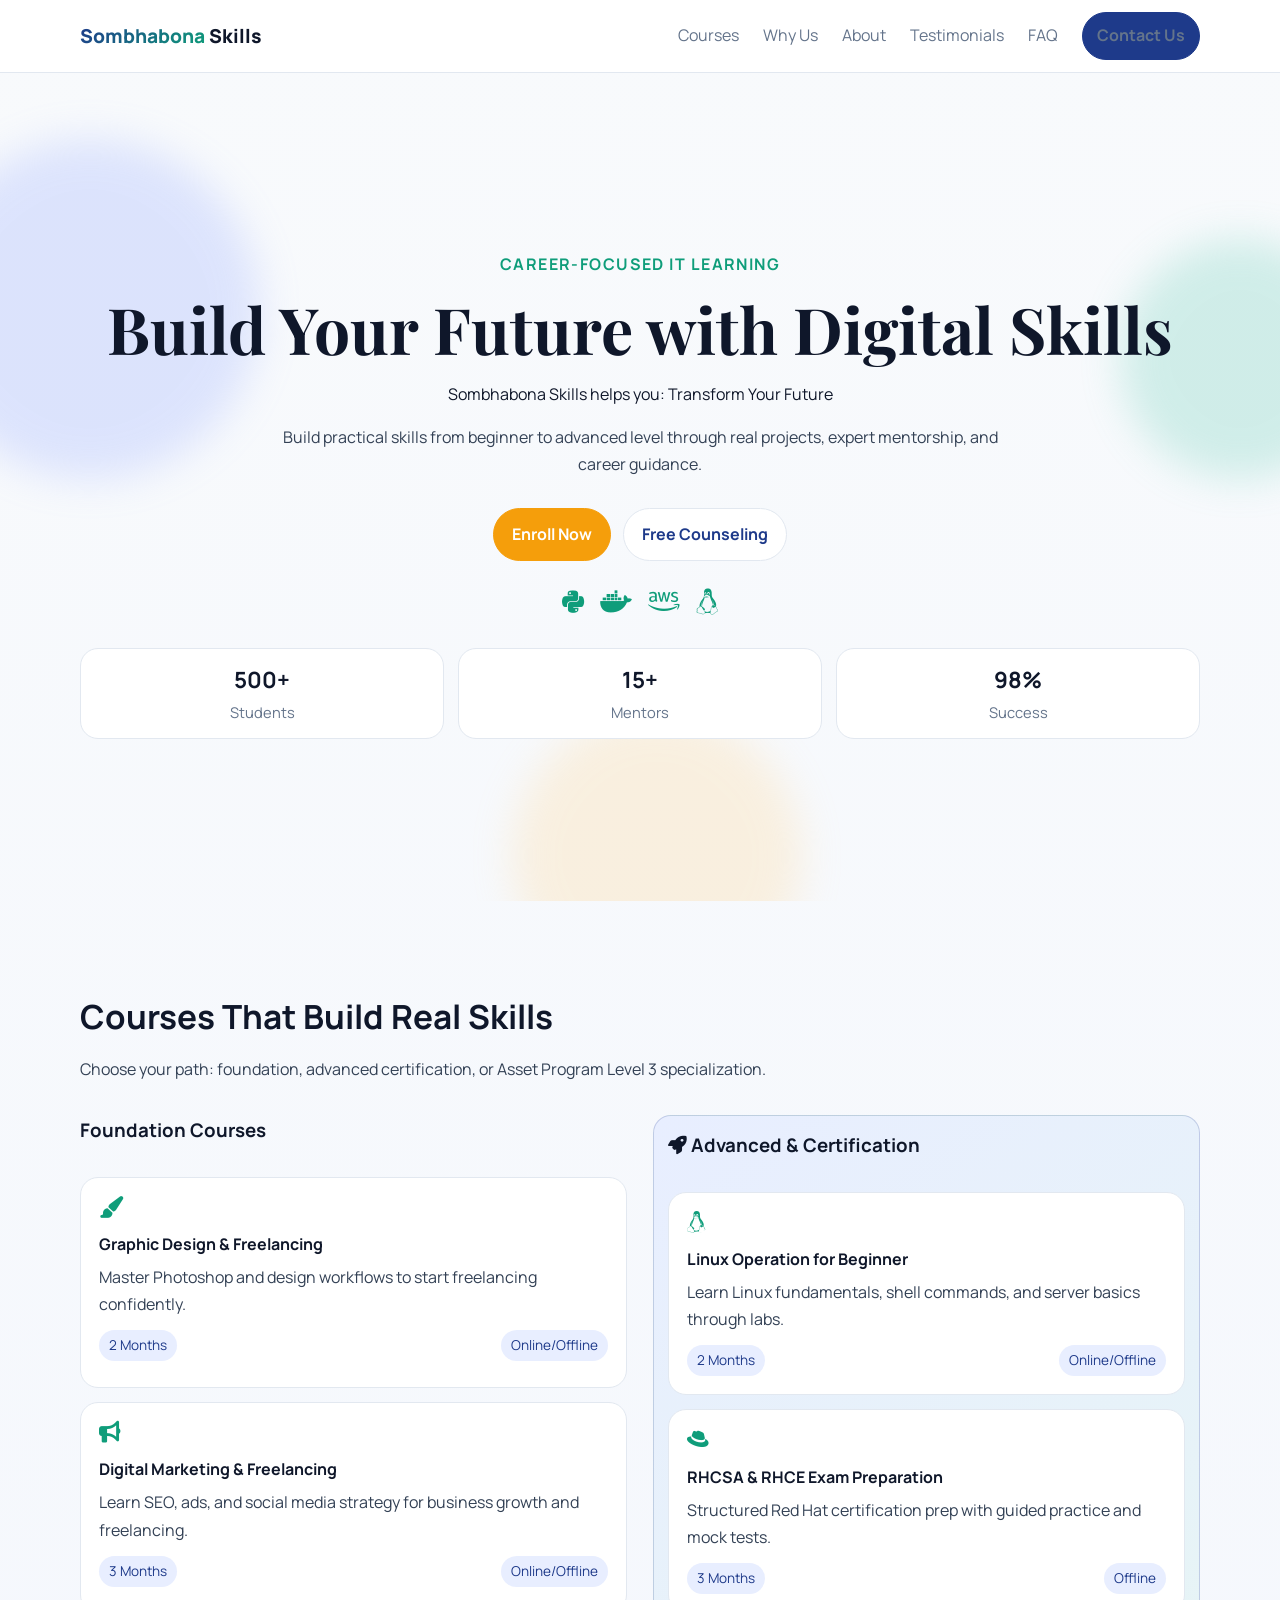
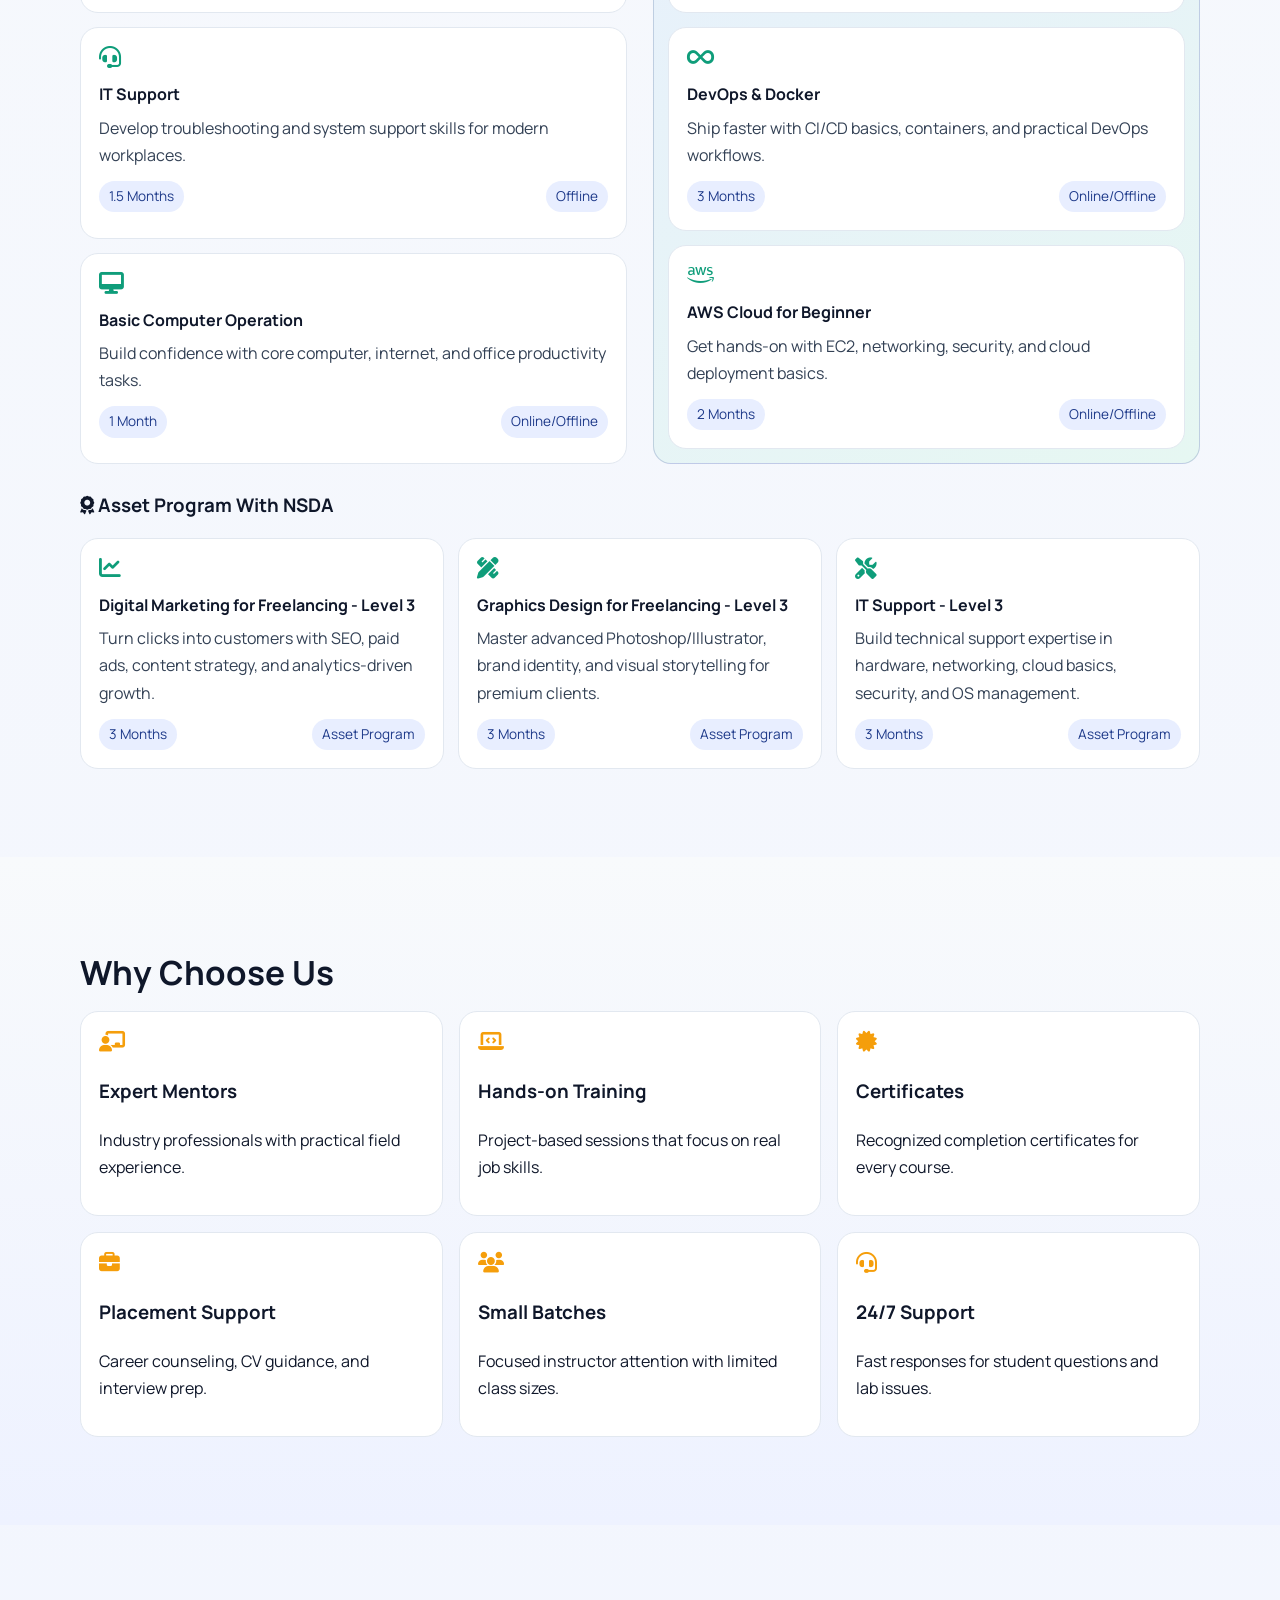
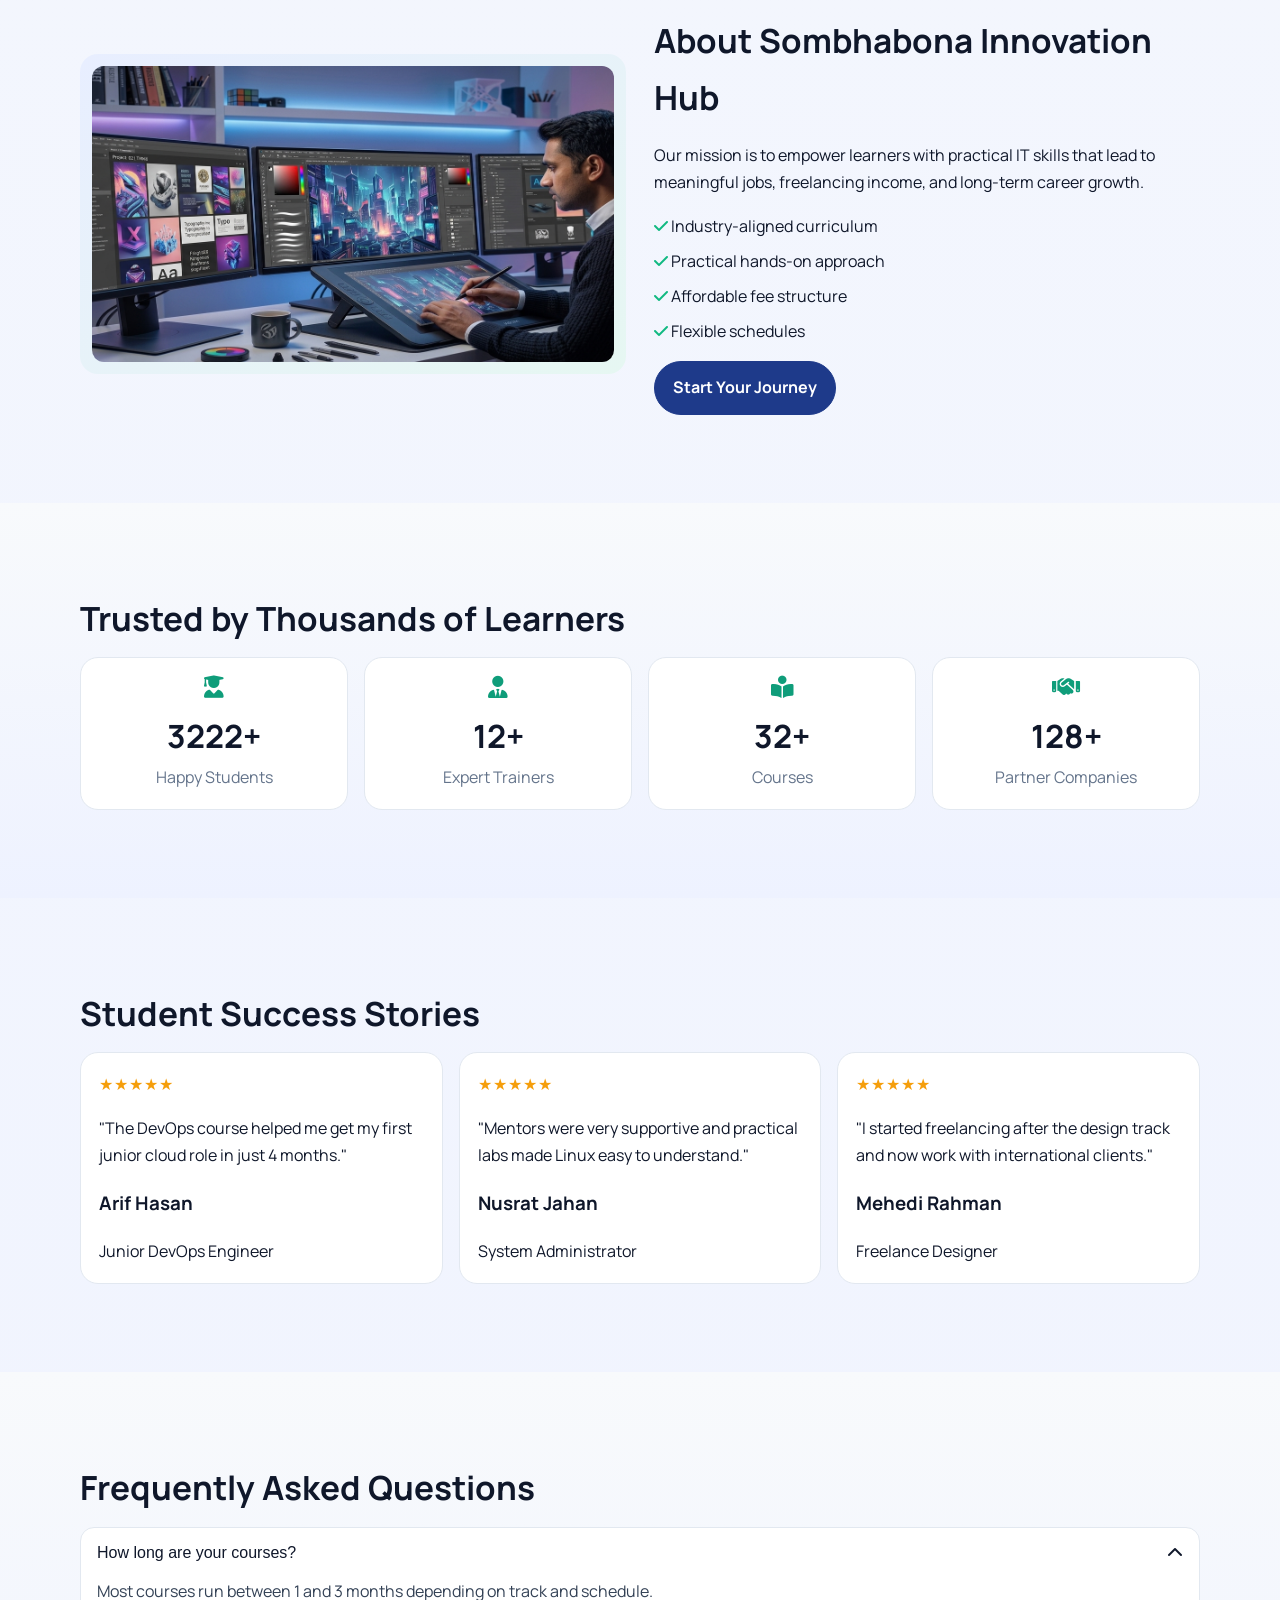
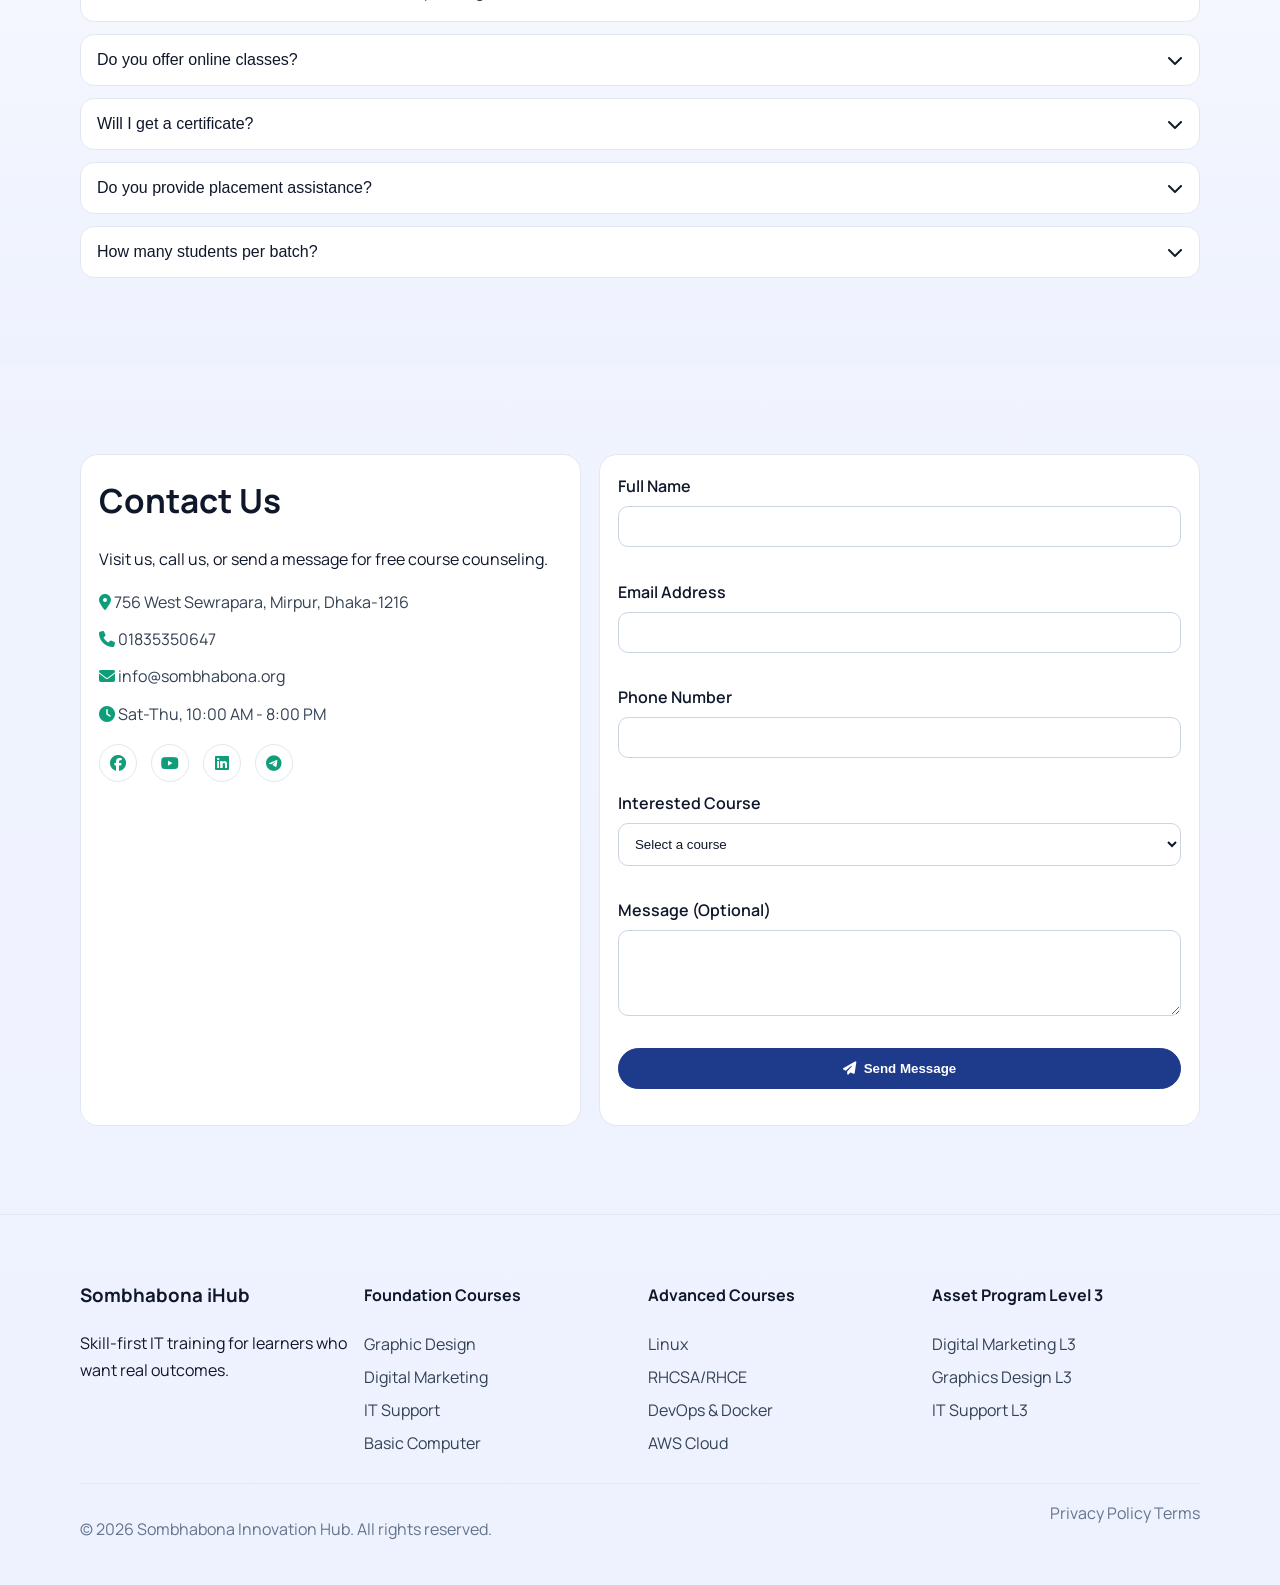
<file: index.html>
<!DOCTYPE html>
<html lang="en">
  <head>
    <meta charset="UTF-8" />
    <meta name="viewport" content="width=device-width, initial-scale=1.0" />
    <title>Sombhabona Skills</title>
    <meta
      name="description"
      content="Sombhabona Innovation Hub offers foundation and advanced IT training courses with hands-on mentorship, certificates, and career support."
    />
    <meta
      name="keywords"
      content="IT training, devops course, docker course, linux, RHCSA, RHCE, AWS beginner, digital marketing, graphic design"
    />
    <meta property="og:title" content="Sombhabona Innovation Hub" />
    <meta
      property="og:description"
      content="Master in-demand IT skills with practical training and expert mentors."
    />
    <meta property="og:type" content="website" />
    <link rel="preconnect" href="https://fonts.googleapis.com" />
    <link rel="preconnect" href="https://fonts.gstatic.com" crossorigin />
    <link
      href="https://fonts.googleapis.com/css2?family=Manrope:wght@400;500;600;700;800&family=Playfair+Display:wght@700&display=swap"
      rel="stylesheet"
    />
    <link
      rel="stylesheet"
      href="https://cdnjs.cloudflare.com/ajax/libs/font-awesome/6.5.2/css/all.min.css"
      referrerpolicy="no-referrer"
    />
    <link rel="stylesheet" href="styles.css" />
  </head>
  <body>
    <a class="skip-link" href="#main-content">Skip to content</a>

    <header class="site-header" id="top">
      <nav class="navbar container" aria-label="Main navigation">
        <a class="logo" href="#top">
          <span>Sombhabona</span> Skills
        </a>

        <button class="menu-toggle" aria-label="Open menu" aria-expanded="false" aria-controls="site-menu">
          <span></span><span></span><span></span>
        </button>

        <ul class="nav-links" id="site-menu">
          <li><a href="#courses">Courses</a></li>
          <li><a href="#features">Why Us</a></li>
          <li><a href="#about">About</a></li>
          <li><a href="#testimonials">Testimonials</a></li>
          <li><a href="#faq">FAQ</a></li>
          <li><a href="#contact" class="btn btn-small">Contact Us</a></li>
        </ul>
      </nav>
    </header>

    <main id="main-content">
      <section class="hero section">
        <div class="orb orb-a"></div>
        <div class="orb orb-b"></div>
        <div class="orb orb-c"></div>

        <div class="container hero-content reveal">
          <p class="eyebrow">Career-Focused IT Learning</p>
          <h1>Build Your Future with Digital Skills</h1>
          <p class="hero-rotator" aria-live="polite">
            <span class="rotator-label">Sombhabona Skills helps you:</span>
            <span class="rotating-text" id="heroRotatingText">Transform Your Future</span>
          </p>
          <p class="hero-text">
            Build practical skills from beginner to advanced level through real projects,
            expert mentorship, and career guidance.
          </p>

          <div class="hero-actions">
            <a href="#courses" class="btn btn-enroll">Enroll Now</a>
            <a href="#contact" class="btn btn-ghost">Free Counseling</a>
          </div>

          <div class="hero-icons" aria-hidden="true">
            <i class="fa-brands fa-python"></i>
            <i class="fa-brands fa-docker"></i>
            <i class="fa-brands fa-aws"></i>
            <i class="fa-brands fa-linux"></i>
          </div>

          <div class="stats-strip">
            <article><strong>500+</strong><span>Students</span></article>
            <article><strong>15+</strong><span>Mentors</span></article>
            <article><strong>98%</strong><span>Success</span></article>
          </div>
        </div>
      </section>

      <section id="courses" class="section">
        <div class="container reveal">
          <h2 class="section-title">Courses That Build Real Skills</h2>
          <p class="section-subtitle">Choose your path: foundation, advanced certification, or Asset Program Level 3 specialization.</p>

          <div class="course-grid">
            <div class="course-column">
              <h3>Foundation Courses</h3>

              <article class="course-card">
                <i class="fa-solid fa-paintbrush"></i>
                <h4>Graphic Design & Freelancing</h4>
                <p>Master Photoshop and design workflows to start freelancing confidently.</p>
                <div class="meta"><span>2 Months</span><span>Online/Offline</span></div>
              </article>

              <article class="course-card">
                <i class="fa-solid fa-bullhorn"></i>
                <h4>Digital Marketing & Freelancing</h4>
                <p>Learn SEO, ads, and social media strategy for business growth and freelancing.</p>
                <div class="meta"><span>3 Months</span><span>Online/Offline</span></div>
              </article>

              <article class="course-card">
                <i class="fa-solid fa-headset"></i>
                <h4>IT Support</h4>
                <p>Develop troubleshooting and system support skills for modern workplaces.</p>
                <div class="meta"><span>1.5 Months</span><span>Offline</span></div>
              </article>

              <article class="course-card">
                <i class="fa-solid fa-desktop"></i>
                <h4>Basic Computer Operation</h4>
                <p>Build confidence with core computer, internet, and office productivity tasks.</p>
                <div class="meta"><span>1 Month</span><span>Online/Offline</span></div>
              </article>
            </div>

            <div class="course-column premium">
              <h3><i class="fa-solid fa-rocket"></i> Advanced & Certification</h3>

              <article class="course-card">
                <i class="fa-brands fa-linux"></i>
                <h4>Linux Operation for Beginner</h4>
                <p>Learn Linux fundamentals, shell commands, and server basics through labs.</p>
                <div class="meta"><span>2 Months</span><span>Online/Offline</span></div>
              </article>

              <article class="course-card">
                <i class="fa-brands fa-redhat"></i>
                <h4>RHCSA & RHCE Exam Preparation</h4>
                <p>Structured Red Hat certification prep with guided practice and mock tests.</p>
                <div class="meta"><span>3 Months</span><span>Offline</span></div>
              </article>

              <article class="course-card">
                <i class="fa-solid fa-infinity"></i>
                <h4>DevOps & Docker</h4>
                <p>Ship faster with CI/CD basics, containers, and practical DevOps workflows.</p>
                <div class="meta"><span>3 Months</span><span>Online/Offline</span></div>
              </article>

              <article class="course-card">
                <i class="fa-brands fa-aws"></i>
                <h4>AWS Cloud for Beginner</h4>
                <p>Get hands-on with EC2, networking, security, and cloud deployment basics.</p>
                <div class="meta"><span>2 Months</span><span>Online/Offline</span></div>
              </article>
            </div>

            <div class="course-column asset-program">
              <h3><i class="fa-solid fa-award"></i> Asset Program With NSDA</h3>

              <div class="asset-courses">
                <article class="course-card">
                  <i class="fa-solid fa-chart-line"></i>
                  <h4>Digital Marketing for Freelancing - Level 3</h4>
                  <p>Turn clicks into customers with SEO, paid ads, content strategy, and analytics-driven growth.</p>
                  <div class="meta"><span>3 Months</span><span>Asset Program</span></div>
                </article>

                <article class="course-card">
                  <i class="fa-solid fa-pen-ruler"></i>
                  <h4>Graphics Design for Freelancing - Level 3</h4>
                  <p>Master advanced Photoshop/Illustrator, brand identity, and visual storytelling for premium clients.</p>
                  <div class="meta"><span>3 Months</span><span>Asset Program</span></div>
                </article>

                <article class="course-card">
                  <i class="fa-solid fa-screwdriver-wrench"></i>
                  <h4>IT Support - Level 3</h4>
                  <p>Build technical support expertise in hardware, networking, cloud basics, security, and OS management.</p>
                  <div class="meta"><span>3 Months</span><span>Asset Program</span></div>
                </article>
              </div>
            </div>
          </div>
        </div>
      </section>

      <section id="features" class="section section-alt">
        <div class="container reveal">
          <h2 class="section-title">Why Choose Us</h2>
          <div class="feature-grid">
            <article class="feature-card"><i class="fa-solid fa-chalkboard-user"></i><h3>Expert Mentors</h3><p>Industry professionals with practical field experience.</p></article>
            <article class="feature-card"><i class="fa-solid fa-laptop-code"></i><h3>Hands-on Training</h3><p>Project-based sessions that focus on real job skills.</p></article>
            <article class="feature-card"><i class="fa-solid fa-certificate"></i><h3>Certificates</h3><p>Recognized completion certificates for every course.</p></article>
            <article class="feature-card"><i class="fa-solid fa-briefcase"></i><h3>Placement Support</h3><p>Career counseling, CV guidance, and interview prep.</p></article>
            <article class="feature-card"><i class="fa-solid fa-users"></i><h3>Small Batches</h3><p>Focused instructor attention with limited class sizes.</p></article>
            <article class="feature-card"><i class="fa-solid fa-headset"></i><h3>24/7 Support</h3><p>Fast responses for student questions and lab issues.</p></article>
          </div>
        </div>
      </section>

      <section id="about" class="section">
        <div class="container about-grid reveal">
          <div class="about-media">
            <img src="graphic_pic.png" alt="Sombhabona Innovation Hub training" class="about-image" />
          </div>
          <div>
            <h2 class="section-title">About Sombhabona Innovation Hub</h2>
            <p>
              Our mission is to empower learners with practical IT skills that lead to
              meaningful jobs, freelancing income, and long-term career growth.
            </p>
            <ul class="checks">
              <li><i class="fa-solid fa-check"></i> Industry-aligned curriculum</li>
              <li><i class="fa-solid fa-check"></i> Practical hands-on approach</li>
              <li><i class="fa-solid fa-check"></i> Affordable fee structure</li>
              <li><i class="fa-solid fa-check"></i> Flexible schedules</li>
            </ul>
            <a href="#contact" class="btn">Start Your Journey</a>
          </div>
        </div>
      </section>

      <section class="section section-alt">
        <div class="container reveal">
          <h2 class="section-title">Trusted by Thousands of Learners</h2>
          <div class="counter-grid">
            <article><i class="fa-solid fa-user-graduate"></i><strong data-target="5000">0</strong><span>Happy Students</span></article>
            <article><i class="fa-solid fa-user-tie"></i><strong data-target="20">0</strong><span>Expert Trainers</span></article>
            <article><i class="fa-solid fa-book-open-reader"></i><strong data-target="50">0</strong><span>Courses</span></article>
            <article><i class="fa-solid fa-handshake"></i><strong data-target="200">0</strong><span>Partner Companies</span></article>
          </div>
        </div>
      </section>

      <section id="testimonials" class="section">
        <div class="container reveal">
          <h2 class="section-title">Student Success Stories</h2>
          <div class="testimonial-grid">
            <article class="testimonial-card">
              <div class="stars">★★★★★</div>
              <p>"The DevOps course helped me get my first junior cloud role in just 4 months."</p>
              <h3>Arif Hasan</h3>
              <span>Junior DevOps Engineer</span>
            </article>
            <article class="testimonial-card">
              <div class="stars">★★★★★</div>
              <p>"Mentors were very supportive and practical labs made Linux easy to understand."</p>
              <h3>Nusrat Jahan</h3>
              <span>System Administrator</span>
            </article>
            <article class="testimonial-card">
              <div class="stars">★★★★★</div>
              <p>"I started freelancing after the design track and now work with international clients."</p>
              <h3>Mehedi Rahman</h3>
              <span>Freelance Designer</span>
            </article>
          </div>
        </div>
      </section>

      <section id="faq" class="section section-alt">
        <div class="container reveal">
          <h2 class="section-title">Frequently Asked Questions</h2>
          <div class="faq-list">
            <article class="faq-item open">
              <button class="faq-question" aria-expanded="true">How long are your courses?<i class="fa-solid fa-chevron-down"></i></button>
              <div class="faq-answer"><p>Most courses run between 1 and 3 months depending on track and schedule.</p></div>
            </article>
            <article class="faq-item">
              <button class="faq-question" aria-expanded="false">Do you offer online classes?<i class="fa-solid fa-chevron-down"></i></button>
              <div class="faq-answer"><p>Yes. Most courses are available in both online and offline modes.</p></div>
            </article>
            <article class="faq-item">
              <button class="faq-question" aria-expanded="false">Will I get a certificate?<i class="fa-solid fa-chevron-down"></i></button>
              <div class="faq-answer"><p>Yes, every learner receives a course completion certificate.</p></div>
            </article>
            <article class="faq-item">
              <button class="faq-question" aria-expanded="false">Do you provide placement assistance?<i class="fa-solid fa-chevron-down"></i></button>
              <div class="faq-answer"><p>Yes. We provide career mentoring, CV help, and interview preparation.</p></div>
            </article>
            <article class="faq-item">
              <button class="faq-question" aria-expanded="false">How many students per batch?<i class="fa-solid fa-chevron-down"></i></button>
              <div class="faq-answer"><p>We keep small batches so each student gets direct mentor support.</p></div>
            </article>
          </div>
        </div>
      </section>

      <section id="contact" class="section">
        <div class="container contact-grid reveal">
          <aside class="contact-info">
            <h2 class="section-title">Contact Us</h2>
            <p>Visit us, call us, or send a message for free course counseling.</p>
            <ul>
              <li><i class="fa-solid fa-location-dot"></i> 756 West Sewrapara, Mirpur, Dhaka-1216</li>
              <li><i class="fa-solid fa-phone"></i> 01835350647</li>
              <li><i class="fa-solid fa-envelope"></i> info@sombhabona.org</li>
              <li><i class="fa-solid fa-clock"></i> Sat-Thu, 10:00 AM - 8:00 PM</li>
            </ul>
            <div class="socials">
              <a href="#" aria-label="Facebook"><i class="fa-brands fa-facebook"></i></a>
              <a href="#" aria-label="YouTube"><i class="fa-brands fa-youtube"></i></a>
              <a href="#" aria-label="LinkedIn"><i class="fa-brands fa-linkedin"></i></a>
              <a href="#" aria-label="Telegram"><i class="fa-brands fa-telegram"></i></a>
            </div>
          </aside>

          <form id="contactForm" class="contact-form" action="contact.php" method="post" novalidate>
            <div class="field">
              <label for="fullName">Full Name</label>
              <input id="fullName" name="fullName" type="text" required />
              <small class="error"></small>
            </div>

            <div class="field">
              <label for="email">Email Address</label>
              <input id="email" name="email" type="email" required />
              <small class="error"></small>
            </div>

            <div class="field">
              <label for="phone">Phone Number</label>
              <input id="phone" name="phone" type="tel" required />
              <small class="error"></small>
            </div>

            <div class="field">
              <label for="course">Interested Course</label>
              <select id="course" name="course" required>
                <option value="">Select a course</option>
                <optgroup label="Foundation">
                  <option>Graphic Design & Freelancing</option>
                  <option>Digital Marketing & Freelancing</option>
                  <option>IT Support</option>
                  <option>Basic Computer Operation</option>
                </optgroup>
                <optgroup label="Advanced & Certification">
                  <option>Linux Operation for Beginner</option>
                  <option>RHCSA & RHCE Exam Preparation</option>
                  <option>DevOps & Docker</option>
                  <option>AWS Cloud for Beginner</option>
                </optgroup>
                <optgroup label="Asset Program - Level 3 (3 Months)">
                  <option>Digital Marketing for Freelancing - Level 3</option>
                  <option>Graphics Design for Freelancing - Level 3</option>
                  <option>IT Support - Level 3</option>
                </optgroup>
              </select>
              <small class="error"></small>
            </div>

            <div class="field">
              <label for="message">Message (Optional)</label>
              <textarea id="message" name="message" rows="4"></textarea>
              <small class="error"></small>
            </div>

            <button type="submit" class="btn submit-btn">
              <i class="fa-solid fa-paper-plane"></i>
              <span>Send Message</span>
            </button>
            <p class="form-status" role="status" aria-live="polite"></p>
          </form>
        </div>
      </section>
    </main>

    <footer class="site-footer">
      <div class="container footer-grid">
        <div>
          <h3>Sombhabona iHub</h3>
          <p>Skill-first IT training for learners who want real outcomes.</p>
        </div>
        <div>
          <h4>Foundation Courses</h4>
          <a href="#courses">Graphic Design</a><a href="#courses">Digital Marketing</a><a href="#courses">IT Support</a><a href="#courses">Basic Computer</a>
        </div>
        <div>
          <h4>Advanced Courses</h4>
          <a href="#courses">Linux</a><a href="#courses">RHCSA/RHCE</a><a href="#courses">DevOps & Docker</a><a href="#courses">AWS Cloud</a>
        </div>
        <div>
          <h4>Asset Program Level 3</h4>
          <a href="#courses">Digital Marketing L3</a><a href="#courses">Graphics Design L3</a><a href="#courses">IT Support L3</a>
        </div>
      </div>
      <div class="footer-bottom container">
        <p>© 2026 Sombhabona Innovation Hub. All rights reserved.</p>
        <div><a href="#">Privacy Policy</a> <a href="#">Terms</a></div>
      </div>
    </footer>

    <script src="script.js"></script>
  </body>
</html>
</file>
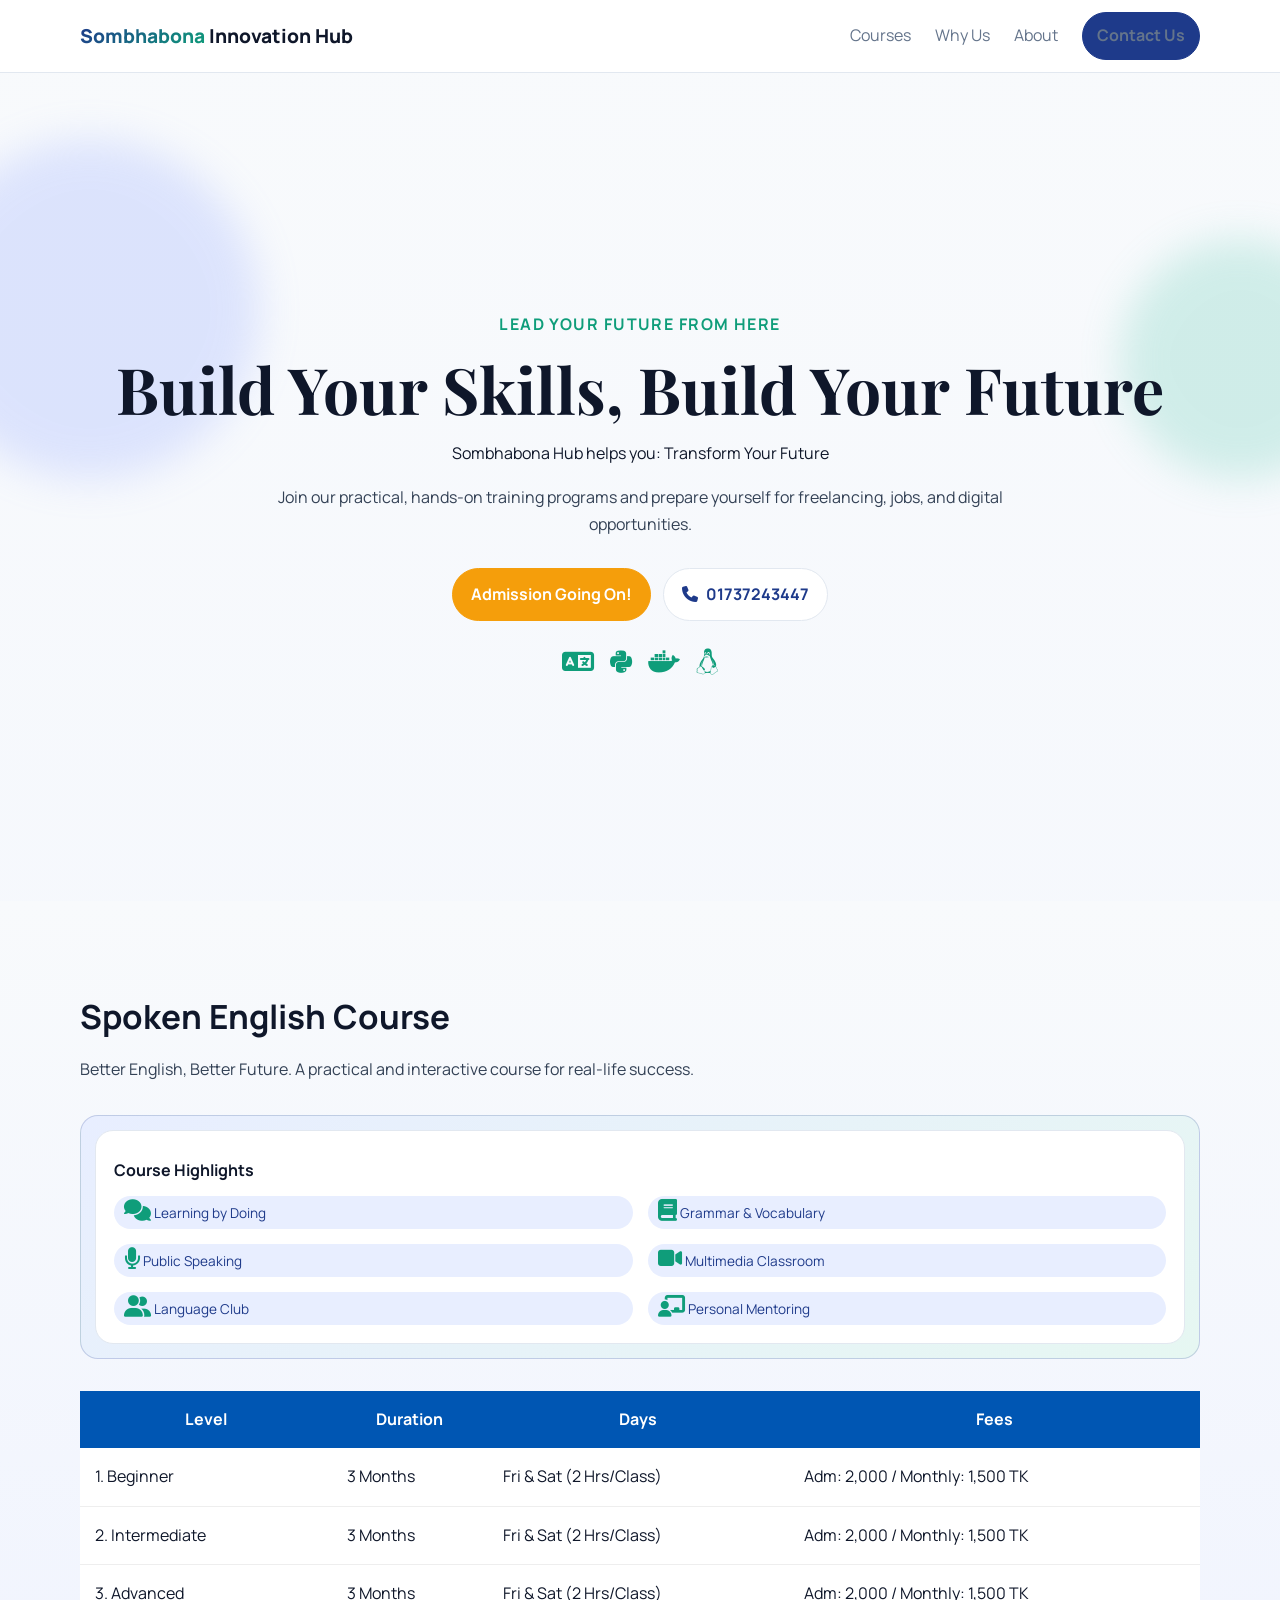
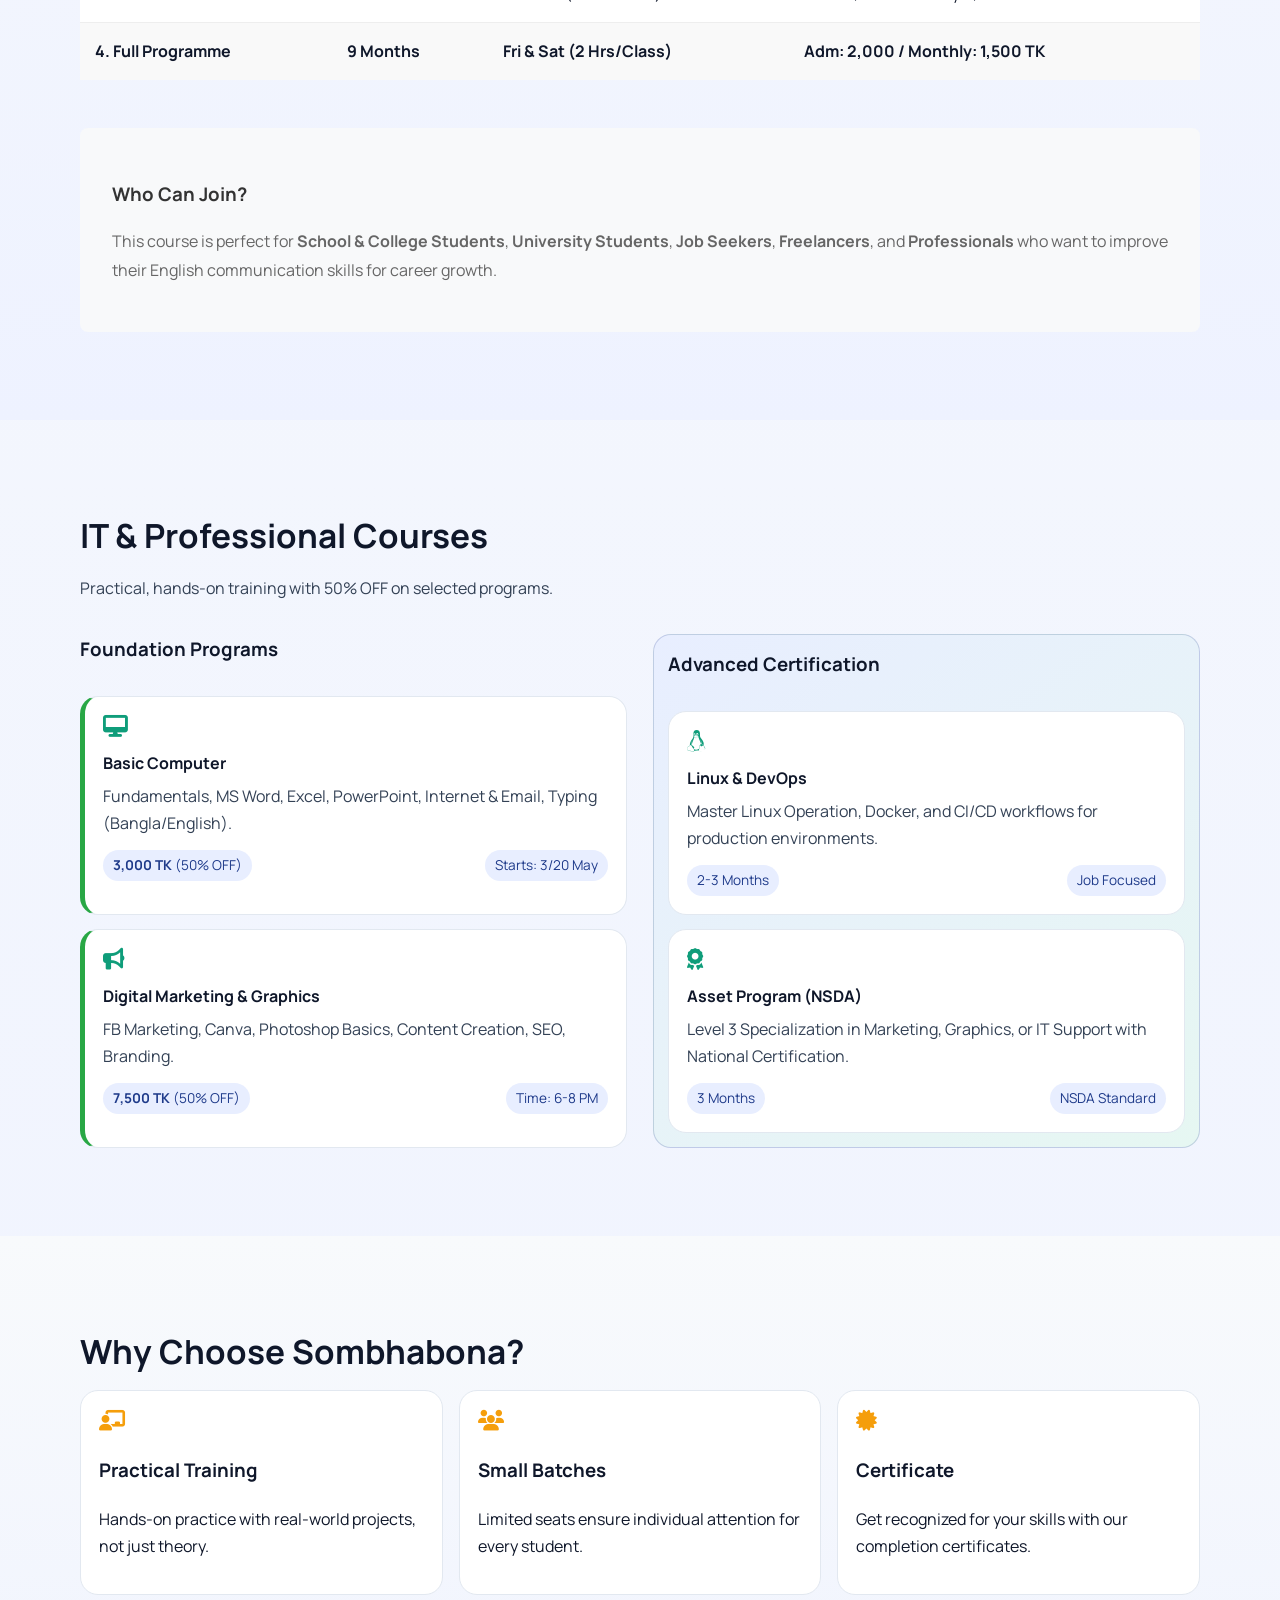
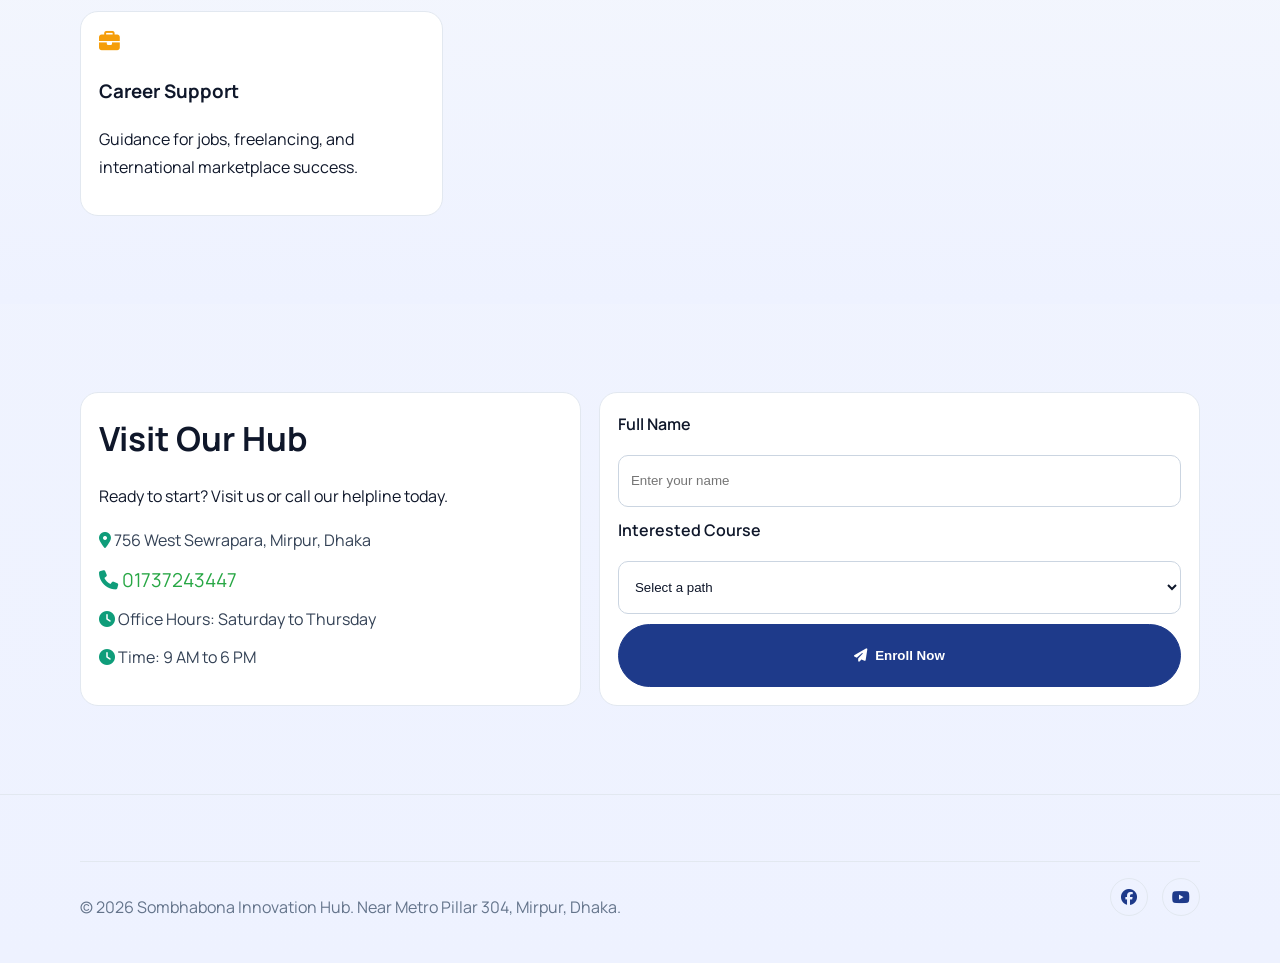
<file: index-2.html>
<!DOCTYPE html>
<html lang="en">
  <head>
    <meta charset="UTF-8" />
    <meta name="viewport" content="width=device-width, initial-scale=1.0" />
    <title>Sombhabona Skills | Spoken English & IT Training</title>
    <meta
      name="description"
      content="Sombhabona Innovation Hub offers Spoken English, Digital Marketing, Graphic Design, and IT training with hands-on mentorship and career support."
    />
    <meta
      name="keywords"
      content="IT training, Spoken English course, devops course, docker course, linux, digital marketing, graphic design, Mirpur IT center"
    />
    <meta property="og:title" content="Sombhabona Innovation Hub" />
    <meta
      property="og:description"
      content="Master in-demand IT and Language skills with practical training and expert mentors."
    />
    <meta property="og:type" content="website" />
    <link rel="preconnect" href="https://fonts.googleapis.com" />
    <link rel="preconnect" href="https://fonts.gstatic.com" crossorigin />
    <link
      href="https://fonts.googleapis.com/css2?family=Manrope:wght@400;500;600;700;800&family=Playfair+Display:wght@700&display=swap"
      rel="stylesheet"
    />
    <link
      rel="stylesheet"
      href="https://cdnjs.cloudflare.com/ajax/libs/font-awesome/6.5.2/css/all.min.css"
      referreypolicy="no-referrer"
    />
    <link rel="stylesheet" href="styles.css" />
  </head>
  <body>
    <a class="skip-link" href="#main-content">Skip to content</a>

    <header class="site-header" id="top">
      <nav class="navbar container" aria-label="Main navigation">
        <a class="logo" href="#top">
          <span>Sombhabona</span> Innovation Hub
        </a>

        <button class="menu-toggle" aria-label="Open menu" aria-expanded="false" aria-controls="site-menu">
          <span></span><span></span><span></span>
        </button>

        <ul class="nav-links" id="site-menu">
          <li><a href="#courses">Courses</a></li>
          <li><a href="#features">Why Us</a></li>
          <li><a href="#about">About</a></li>
          <li><a href="#contact" class="btn btn-small">Contact Us</a></li>
        </ul>
      </nav>
    </header>

    <main id="main-content">
      <section class="hero section">
        <div class="orb orb-a"></div>
        <div class="orb orb-b"></div>
        <div class="container hero-content reveal">
          <p class="eyebrow">Lead your future from here</p>
          <h1>Build Your Skills, Build Your Future</h1>
          <p class="hero-rotator" aria-live="polite">
            <span class="rotator-label">Sombhabona Hub helps you:</span>
            <span class="rotating-text" id="heroRotatingText">Transform Your Future</span>
          </p>
          <p class="hero-text">
            Join our practical, hands-on training programs and prepare yourself for freelancing, jobs, and digital opportunities.
          </p>

          <div class="hero-actions">
            <a href="#courses" class="btn btn-enroll">Admission Going On!</a>
            <a href="tel:01737243447" class="btn btn-ghost"><i class="fa-solid fa-phone"></i> 01737243447</a>
          </div>

          <div class="hero-icons" aria-hidden="true">
            <i class="fa-solid fa-language" title="Spoken English"></i>
            <i class="fa-brands fa-python"></i>
            <i class="fa-brands fa-docker"></i>
            <i class="fa-brands fa-linux"></i>
          </div>
        </div>
      </section>

      <section id="spoken-english" class="section section-alt">
        <div class="container reveal">
          <h2 class="section-title">Spoken English Course</h2>
          <p class="section-subtitle">Better English, Better Future. A practical and interactive course for real-life success.</p>
          
          <div class="course-grid">
            <div class="course-column premium" style="grid-column: span 2;">
                <article class="course-card">
                    <h4>Course Highlights</h4>
                    <div class="meta" style="display: grid; grid-template-columns: 1fr 1fr; gap: 15px;">
                        <span><i class="fa-solid fa-comments"></i> Learning by Doing</span>
                        <span><i class="fa-solid fa-book"></i> Grammar & Vocabulary</span>
                        <span><i class="fa-solid fa-microphone"></i> Public Speaking</span>
                        <span><i class="fa-solid fa-video"></i> Multimedia Classroom</span>
                        <span><i class="fa-solid fa-user-group"></i> Language Club</span>
                        <span><i class="fa-solid fa-chalkboard-user"></i> Personal Mentoring</span>
                    </div>
                </article>
            </div>
          </div>

          <div class="table-container" style="overflow-x:auto; margin-top: 2rem;">
            <table style="width:100%; border-collapse: collapse; background: white; border-radius: 8px;">
                <thead style="background: var(--primary-color, #0056b3); color: white;">
                    <tr>
                        <th style="padding: 15px;">Level</th>
                        <th style="padding: 15px;">Duration</th>
                        <th style="padding: 15px;">Days</th>
                        <th style="padding: 15px;">Fees</th>
                    </tr>
                </thead>
                <tbody>
                    <tr style="border-bottom: 1px solid #eee;">
                        <td style="padding: 15px;">1. Beginner</td>
                        <td style="padding: 15px;">3 Months</td>
                        <td style="padding: 15px;">Fri & Sat (2 Hrs/Class)</td>
                        <td style="padding: 15px;">Adm: 2,000 / Monthly: 1,500 TK</td>
                    </tr>
                    <tr style="border-bottom: 1px solid #eee;">
                        <td style="padding: 15px;">2. Intermediate</td>
                        <td style="padding: 15px;">3 Months</td>
                        <td style="padding: 15px;">Fri & Sat (2 Hrs/Class)</td>
                        <td style="padding: 15px;">Adm: 2,000 / Monthly: 1,500 TK</td>
                    </tr>
                    <tr style="border-bottom: 1px solid #eee;">
                        <td style="padding: 15px;">3. Advanced</td>
                        <td style="padding: 15px;">3 Months</td>
                        <td style="padding: 15px;">Fri & Sat (2 Hrs/Class)</td>
                        <td style="padding: 15px;">Adm: 2,000 / Monthly: 1,500 TK</td>
                    </tr>
                    <tr style="font-weight: bold; background: #f9f9f9;">
                        <td style="padding: 15px;">4. Full Programme</td>
                        <td style="padding: 15px;">9 Months</td>
                        <td style="padding: 15px;">Fri & Sat (2 Hrs/Class)</td>
                        <td style="padding: 15px;">Adm: 2,000 / Monthly: 1,500 TK</td>
                    </tr>
                </tbody>
            </table>
          </div>

          <div style="margin-top: 3rem; padding: 2rem; background: #f8f9fa; border-radius: 8px;">
            <h3 style="margin-bottom: 1rem; color: #333;">Who Can Join?</h3>
            <p style="color: #666; line-height: 1.8;">
              This course is perfect for <strong>School & College Students</strong>, <strong>University Students</strong>, <strong>Job Seekers</strong>, <strong>Freelancers</strong>, and <strong>Professionals</strong> who want to improve their English communication skills for career growth.
            </p>
          </div>
        </div>
      </section>

      <section id="courses" class="section">
        <div class="container reveal">
          <h2 class="section-title">IT & Professional Courses</h2>
          <p class="section-subtitle">Practical, hands-on training with 50% OFF on selected programs.</p>

          <div class="course-grid">
            <div class="course-column">
              <h3>Foundation Programs</h3>
              <article class="course-card" style="border-left: 5px solid #28a745;">
                <i class="fa-solid fa-desktop"></i>
                <h4>Basic Computer</h4>
                <p>Fundamentals, MS Word, Excel, PowerPoint, Internet & Email, Typing (Bangla/English).</p>
                <div class="meta">
                    <span><strong>3,000 TK</strong> (50% OFF)</span>
                    <span>Starts: 3/20 May</span>
                </div>
              </article>

              <article class="course-card" style="border-left: 5px solid #28a745;">
                <i class="fa-solid fa-bullhorn"></i>
                <h4>Digital Marketing & Graphics</h4>
                <p>FB Marketing, Canva, Photoshop Basics, Content Creation, SEO, Branding.</p>
                <div class="meta">
                    <span><strong>7,500 TK</strong> (50% OFF)</span>
                    <span>Time: 6-8 PM</span>
                </div>
              </article>
            </div>

            <div class="course-column premium">
              <h3>Advanced Certification</h3>
              <article class="course-card">
                <i class="fa-brands fa-linux"></i>
                <h4>Linux & DevOps</h4>
                <p>Master Linux Operation, Docker, and CI/CD workflows for production environments.</p>
                <div class="meta"><span>2-3 Months</span><span>Job Focused</span></div>
              </article>

              <article class="course-card">
                <i class="fa-solid fa-award"></i>
                <h4>Asset Program (NSDA)</h4>
                <p>Level 3 Specialization in Marketing, Graphics, or IT Support with National Certification.</p>
                <div class="meta"><span>3 Months</span><span>NSDA Standard</span></div>
              </article>
            </div>
          </div>
        </div>
      </section>

      <section id="features" class="section section-alt">
        <div class="container reveal">
          <h2 class="section-title">Why Choose Sombhabona?</h2>
          <div class="feature-grid">
            <article class="feature-card"><i class="fa-solid fa-chalkboard-user"></i><h3>Practical Training</h3><p>Hands-on practice with real-world projects, not just theory.</p></article>
            <article class="feature-card"><i class="fa-solid fa-users"></i><h3>Small Batches</h3><p>Limited seats ensure individual attention for every student.</p></article>
            <article class="feature-card"><i class="fa-solid fa-certificate"></i><h3>Certificate</h3><p>Get recognized for your skills with our completion certificates.</p></article>
            <article class="feature-card"><i class="fa-solid fa-briefcase"></i><h3>Career Support</h3><p>Guidance for jobs, freelancing, and international marketplace success.</p></article>
          </div>
        </div>
      </section>

      <section id="contact" class="section">
        <div class="container contact-grid reveal">
          <aside class="contact-info">
            <h2 class="section-title">Visit Our Hub</h2>
            <p>Ready to start? Visit us or call our helpline today.</p>
            <ul>
              <li><i class="fa-solid fa-location-dot"></i> 756 West Sewrapara, Mirpur, Dhaka</li>
              <li style="font-size: 1.2rem; color: #28a745;"><i class="fa-solid fa-phone"></i> 01737243447</li>
              <li><i class="fa-solid fa-clock"></i> Office Hours: Saturday to Thursday</li>
              <li><i class="fa-solid fa-clock"></i> Time: 9 AM to 6 PM</li>
            </ul>
          </aside>

          <form id="contactForm" class="contact-form">
            <div class="field">
              <label for="fullName">Full Name</label>
              <input id="fullName" type="text" placeholder="Enter your name" required />
            </div>
            <div class="field">
              <label for="course">Interested Course</label>
              <select id="course" required>
                <option value="">Select a path</option>
                <option>Spoken English Programme</option>
                <option>Basic Computer (3,000 TK)</option>
                <option>Digital Marketing & Graphics (7,500 TK)</option>
                <option>Linux / DevOps / Cloud</option>
                <optgroup label="Asset Program (NSDA)">
                  <option>Digital Marketing for Freelancing - Level 3</option>
                  <option>Graphics Design for Freelancing - Level 3</option>
                  <option>IT Support - Level 3</option>
                </optgroup>
              </select>
            </div>
            <button type="submit" class="btn submit-btn">
              <i class="fa-solid fa-paper-plane"></i>
              <span>Enroll Now</span>
            </button>
          </form>
        </div>
      </section>
    </main>

    <footer class="site-footer">
      <div class="footer-bottom container">
        <p>© 2026 Sombhabona Innovation Hub. Near Metro Pillar 304, Mirpur, Dhaka.</p>
        <div class="socials">
            <a href="#"><i class="fa-brands fa-facebook"></i></a>
            <a href="#"><i class="fa-brands fa-youtube"></i></a>
        </div>
      </div>
    </footer>

    <script src="script.js"></script>
  </body>
</html>
</file>
<file: styles.css>
:root {
  --primary: #1e3a8a;
  --primary-hover: #1a3278;
  --primary-light: #e8eeff;
  --secondary: #0f9d7a;
  --secondary-hover: #0c8768;
  --secondary-light: #e6f7f2;
  --accent: #f59e0b;
  --accent-hover: #d98908;
  --accent-light: #fff5e3;
  --bg-main: #f8fafc;
  --bg-surface: #ffffff;
  --bg-elevated: #f1f5f9;
  --border: #e2e8f0;
  --text-primary: #0f172a;
  --text-secondary: #334155;
  --text-muted: #64748b;
  --success: #10b981;
  --danger: #ef4444;
  --radius: 18px;
  --shadow: 0 20px 60px rgba(30, 58, 138, 0.12);
}

* {
  box-sizing: border-box;
}

html {
  scroll-behavior: smooth;
}

body {
  margin: 0;
  font-family: "Manrope", sans-serif;
  background: linear-gradient(180deg, #f8fafc 0%, #eef2ff 100%);
  color: var(--text-primary);
  line-height: 1.7;
}

img {
  max-width: 100%;
}

a {
  color: inherit;
  text-decoration: none;
}

.container {
  width: min(1120px, 92%);
  margin: 0 auto;
}

.section {
  padding: 88px 0;
}

.section-alt {
  background: linear-gradient(180deg, #f8fafc, #eef2ff);
}

.section-title {
  font-size: clamp(1.6rem, 2.6vw, 2.6rem);
  margin: 0 0 10px;
}

.section-subtitle {
  color: var(--text-secondary);
  margin: 0 0 32px;
}

.skip-link {
  position: absolute;
  left: -999px;
  top: -999px;
}

.skip-link:focus {
  left: 16px;
  top: 16px;
  background: var(--primary);
  color: #ffffff;
  padding: 8px 12px;
  border-radius: 8px;
}

.site-header {
  position: sticky;
  top: 0;
  z-index: 999;
  backdrop-filter: blur(12px);
  background: rgba(255, 255, 255, 0.9);
  border-bottom: 1px solid var(--border);
}

.navbar {
  display: flex;
  justify-content: space-between;
  align-items: center;
  min-height: 72px;
}

.logo {
  font-weight: 800;
  font-size: 1.2rem;
}

.logo span {
  background: linear-gradient(135deg, var(--primary), var(--secondary));
  -webkit-background-clip: text;
  background-clip: text;
  color: transparent;
}

.nav-links {
  list-style: none;
  display: flex;
  gap: 24px;
  align-items: center;
  margin: 0;
  padding: 0;
}

.nav-links a {
  color: var(--text-muted);
  transition: color 0.25s ease;
}

.nav-links a:hover,
.nav-links a.active {
  color: var(--primary);
}

.btn {
  display: inline-flex;
  align-items: center;
  justify-content: center;
  gap: 8px;
  border: 1px solid var(--primary);
  background: var(--primary);
  color: #fff;
  padding: 12px 18px;
  border-radius: 999px;
  font-weight: 700;
  transition: transform 0.25s ease, box-shadow 0.25s ease;
}

.btn:hover {
  transform: translateY(-2px);
  box-shadow: var(--shadow);
  background: var(--primary-hover);
}

.btn-ghost {
  background: #ffffff;
  border-color: var(--border);
  color: var(--primary);
}

.btn-small {
  padding: 9px 14px;
  color: #fff;
}

.nav-links .btn-admission {
  background: linear-gradient(135deg, var(--accent), #ef7d00);
  border-color: var(--accent);
  color: #ffffff;
  box-shadow: 0 12px 26px rgba(245, 158, 11, 0.22);
}

.nav-links .btn-admission:hover,
.nav-links .btn-admission:focus-visible {
  background: linear-gradient(135deg, #ff9f1a, #e56f00);
  border-color: #e56f00;
  color: #ffffff;
}

.nav-links .btn-language {
  background: transparent;
  border-color: var(--secondary);
  color: var(--secondary);
  box-shadow: none;
}

.nav-links .btn-language:hover,
.nav-links .btn-language:focus-visible {
  background: var(--secondary);
  border-color: var(--secondary);
  color: #ffffff;
  box-shadow: 0 12px 26px rgba(15, 157, 122, 0.18);
}

.btn-enroll {
  background: var(--accent);
  border-color: var(--accent);
}

.btn-enroll:hover {
  background: var(--accent-hover);
}

.menu-toggle {
  display: none;
  flex-direction: column;
  gap: 5px;
  background: none;
  border: 0;
}

.menu-toggle span {
  width: 26px;
  height: 2px;
  background: var(--text-primary);
}

.hero {
  position: relative;
  overflow: clip;
  min-height: calc(100vh - 72px);
  display: grid;
  place-items: center;
}

.hero-content {
  text-align: center;
  position: relative;
  z-index: 2;
}

.eyebrow {
  text-transform: uppercase;
  letter-spacing: 0.09em;
  color: var(--secondary);
  font-weight: 700;
}

.hero h1 {
  margin: 0;
  font-size: clamp(2.1rem, 5vw, 4.1rem);
  line-height: 1.1;
  font-family: "Playfair Display", serif;
}

.hero-text {
  max-width: 760px;
  margin: 14px auto 30px;
  color: var(--text-secondary);
}

.hero-actions {
  display: flex;
  justify-content: center;
  flex-wrap: wrap;
  gap: 12px;
}

.hero-icons {
  margin-top: 28px;
  display: inline-flex;
  gap: 16px;
  color: var(--secondary);
  font-size: 1.6rem;
  animation: float 4s ease-in-out infinite;
}

.stats-strip {
  margin-top: 28px;
  display: grid;
  gap: 14px;
  grid-template-columns: repeat(3, minmax(90px, 1fr));
}

.stats-strip article {
  background: var(--bg-surface);
  border: 1px solid var(--border);
  border-radius: var(--radius);
  padding: 12px;
}

.stats-strip strong {
  display: block;
  font-size: 1.4rem;
}

.stats-strip span {
  color: var(--text-muted);
  font-size: 0.92rem;
}

.orb {
  position: absolute;
  border-radius: 999px;
  filter: blur(20px);
  opacity: 0.25;
  pointer-events: none;
}

.orb-a {
  width: 340px;
  height: 340px;
  background: #8ca3ff;
  top: 8%;
  left: -80px;
  animation: pulse 7s infinite;
}

.orb-b {
  width: 240px;
  height: 240px;
  background: #5bc9b0;
  right: -80px;
  top: 20%;
  animation: pulse 8s infinite;
}

.orb-c {
  width: 290px;
  height: 290px;
  background: #ffd38a;
  bottom: -100px;
  left: 40%;
  animation: pulse 9s infinite;
}

.course-grid {
  display: grid;
  gap: 26px;
  grid-template-columns: repeat(2, minmax(0, 1fr));
  align-items: stretch;
}

.course-column h3 {
  margin: 0 0 16px;
}

.course-grid > .course-column:not(.asset-program) {
  display: flex;
  flex-direction: column;
  gap: 14px;
}

.course-grid > .course-column:not(.asset-program) .course-card {
  margin-bottom: 0;
  flex: 1;
}

.course-card {
  background: var(--bg-surface);
  border: 1px solid var(--border);
  border-radius: var(--radius);
  padding: 18px;
  margin-bottom: 14px;
  transition: transform 0.3s ease, border-color 0.3s ease;
}

.course-card:hover {
  transform: translateY(-5px);
  border-color: rgba(15, 157, 122, 0.55);
}

.course-card i {
  color: var(--secondary);
  font-size: 1.35rem;
}

.course-card h4 {
  margin: 8px 0 6px;
}

.course-card p {
  margin: 0;
  color: var(--text-secondary);
}

.meta {
  margin-top: 12px;
  display: flex;
  justify-content: space-between;
  gap: 10px;
}

.meta span {
  font-size: 0.85rem;
  background: var(--primary-light);
  color: var(--primary);
  border-radius: 999px;
  padding: 4px 10px;
}

.premium {
  padding: 14px;
  border-radius: var(--radius);
  background: linear-gradient(145deg, var(--primary-light), var(--secondary-light));
  border: 1px solid rgba(30, 58, 138, 0.2);
}

.asset-courses {
  display: grid;
  grid-template-columns: repeat(3, minmax(0, 1fr));
  gap: 14px;
}

.asset-program {
  grid-column: 1 / -1;
}

.asset-program .course-card {
  margin-bottom: 0;
  height: 100%;
}

.feature-grid,
.testimonial-grid,
.counter-grid,
.footer-grid {
  display: grid;
  gap: 16px;
}

.feature-grid {
  grid-template-columns: repeat(3, minmax(0, 1fr));
}

.feature-card,
.testimonial-card,
.counter-grid article,
.contact-info,
.contact-form {
  background: var(--bg-surface);
  border: 1px solid var(--border);
  border-radius: var(--radius);
  padding: 18px;
}

.feature-card:hover,
.testimonial-card:hover {
  box-shadow: var(--shadow);
  transform: translateY(-4px);
}

.feature-card i {
  color: var(--accent);
  font-size: 1.3rem;
}

.about-grid {
  display: grid;
  gap: 28px;
  grid-template-columns: 1fr 1fr;
  align-items: center;
}

.about-media {
  min-height: 320px;
  border-radius: var(--radius);
  padding: 12px;
  background: linear-gradient(150deg, var(--primary-light), var(--secondary-light));
}

.about-block {
  height: 100%;
  border-radius: calc(var(--radius) - 6px);
  background: repeating-linear-gradient(
    45deg,
    rgba(255, 255, 255, 1),
    rgba(255, 255, 255, 1) 20px,
    rgba(241, 245, 249, 1),
    rgba(241, 245, 249, 1) 40px
  );
}

.about-image {
  width: 100%;
  height: 100%;
  min-height: 296px;
  border-radius: calc(var(--radius) - 6px);
  object-fit: cover;
  display: block;
}

.checks {
  padding: 0;
  list-style: none;
}

.checks li {
  margin: 8px 0;
}

.checks i {
  color: var(--success);
}

.counter-grid {
  grid-template-columns: repeat(4, minmax(0, 1fr));
}

.counter-grid article {
  text-align: center;
}

.counter-grid i {
  font-size: 1.4rem;
  color: var(--secondary);
}

.counter-grid strong {
  display: block;
  font-size: 2rem;
  margin-top: 6px;
}

.counter-grid span {
  color: var(--text-muted);
}

.testimonial-grid {
  grid-template-columns: repeat(3, minmax(0, 1fr));
}

.stars {
  color: var(--accent);
  letter-spacing: 1px;
}

.faq-list {
  display: grid;
  gap: 12px;
}

.faq-item {
  border-radius: 14px;
  border: 1px solid var(--border);
  overflow: hidden;
  background: var(--bg-surface);
}

.faq-question {
  width: 100%;
  text-align: left;
  background: none;
  color: var(--text-primary);
  border: 0;
  padding: 16px;
  font-size: 1rem;
  display: flex;
  justify-content: space-between;
  align-items: center;
}

.faq-question i {
  transition: transform 0.25s ease;
}

.faq-item.open .faq-question i {
  transform: rotate(180deg);
}

.faq-answer {
  max-height: 0;
  overflow: hidden;
  transition: max-height 0.3s ease;
}

.faq-item.open .faq-answer {
  max-height: 130px;
}

.faq-answer p {
  margin: 0;
  padding: 0 16px 16px;
  color: var(--text-secondary);
}

.contact-grid {
  display: grid;
  grid-template-columns: 1fr 1.2fr;
  gap: 18px;
}

.contact-info ul {
  list-style: none;
  padding: 0;
  margin: 16px 0;
}

.contact-info li {
  margin: 10px 0;
  color: var(--text-secondary);
}

.contact-info i {
  color: var(--secondary);
}

.socials {
  display: flex;
  gap: 14px;
}

.socials a {
  width: 38px;
  height: 38px;
  display: grid;
  place-items: center;
  border-radius: 999px;
  border: 1px solid var(--border);
  color: var(--primary);
}

.contact-form {
  display: grid;
  gap: 10px;
}

.field {
  display: grid;
  gap: 6px;
}

.field label {
  font-weight: 600;
}

.field input,
.field select,
.field textarea {
  width: 100%;
  padding: 12px;
  border-radius: 10px;
  border: 1px solid #cbd5e1;
  background: #ffffff;
  color: var(--text-primary);
}

.field input:focus,
.field select:focus,
.field textarea:focus {
  outline: 2px solid rgba(15, 157, 122, 0.45);
  border-color: transparent;
}

.error {
  color: var(--danger);
  min-height: 1.15em;
}

.form-status {
  margin: 8px 0 0;
  font-weight: 700;
}

.form-status.ok {
  color: var(--success);
}

.form-status.fail {
  color: var(--danger);
}

.site-footer {
  padding-top: 46px;
  border-top: 1px solid var(--border);
}

.footer-grid {
  grid-template-columns: repeat(4, minmax(0, 1fr));
}

.footer-grid a {
  display: block;
  margin: 6px 0;
  color: var(--text-secondary);
}

.footer-bottom {
  border-top: 1px solid var(--border);
  margin-top: 20px;
  padding: 16px 0 26px;
  display: flex;
  justify-content: space-between;
  gap: 16px;
  flex-wrap: wrap;
  color: var(--text-muted);
}

.reveal {
  opacity: 0;
  transform: translateY(30px);
  transition: opacity 0.7s ease, transform 0.7s ease;
}

.reveal.show {
  opacity: 1;
  transform: translateY(0);
}

@keyframes pulse {
  0%,
  100% {
    transform: scale(1);
  }
  50% {
    transform: scale(1.12);
  }
}

@keyframes float {
  0%,
  100% {
    transform: translateY(0);
  }
  50% {
    transform: translateY(-8px);
  }
}

@media (max-width: 992px) {
  .course-grid,
  .feature-grid,
  .testimonial-grid,
  .counter-grid,
  .footer-grid,
  .contact-grid,
  .about-grid {
    grid-template-columns: 1fr 1fr;
  }

  .asset-courses {
    grid-template-columns: 1fr 1fr;
  }
}

@media (max-width: 768px) {
  .menu-toggle {
    display: flex;
  }

  .nav-links {
    position: fixed;
    top: 72px;
    right: 0;
    width: min(320px, 80vw);
    height: calc(100vh - 72px);
    background: #ffffff;
    border-left: 1px solid var(--border);
    display: grid;
    align-content: start;
    gap: 8px;
    padding: 16px;
    transform: translateX(100%);
    transition: transform 0.3s ease;
  }

  .nav-links.open {
    transform: translateX(0);
  }

  .course-grid,
  .feature-grid,
  .testimonial-grid,
  .counter-grid,
  .footer-grid,
  .contact-grid,
  .about-grid {
    grid-template-columns: 1fr;
  }

  .asset-courses {
    grid-template-columns: 1fr;
  }

  .section {
    padding: 70px 0;
  }
}

@media (prefers-reduced-motion: reduce) {
  *,
  *::before,
  *::after {
    animation: none !important;
    transition: none !important;
    scroll-behavior: auto !important;
  }
}
</file>
